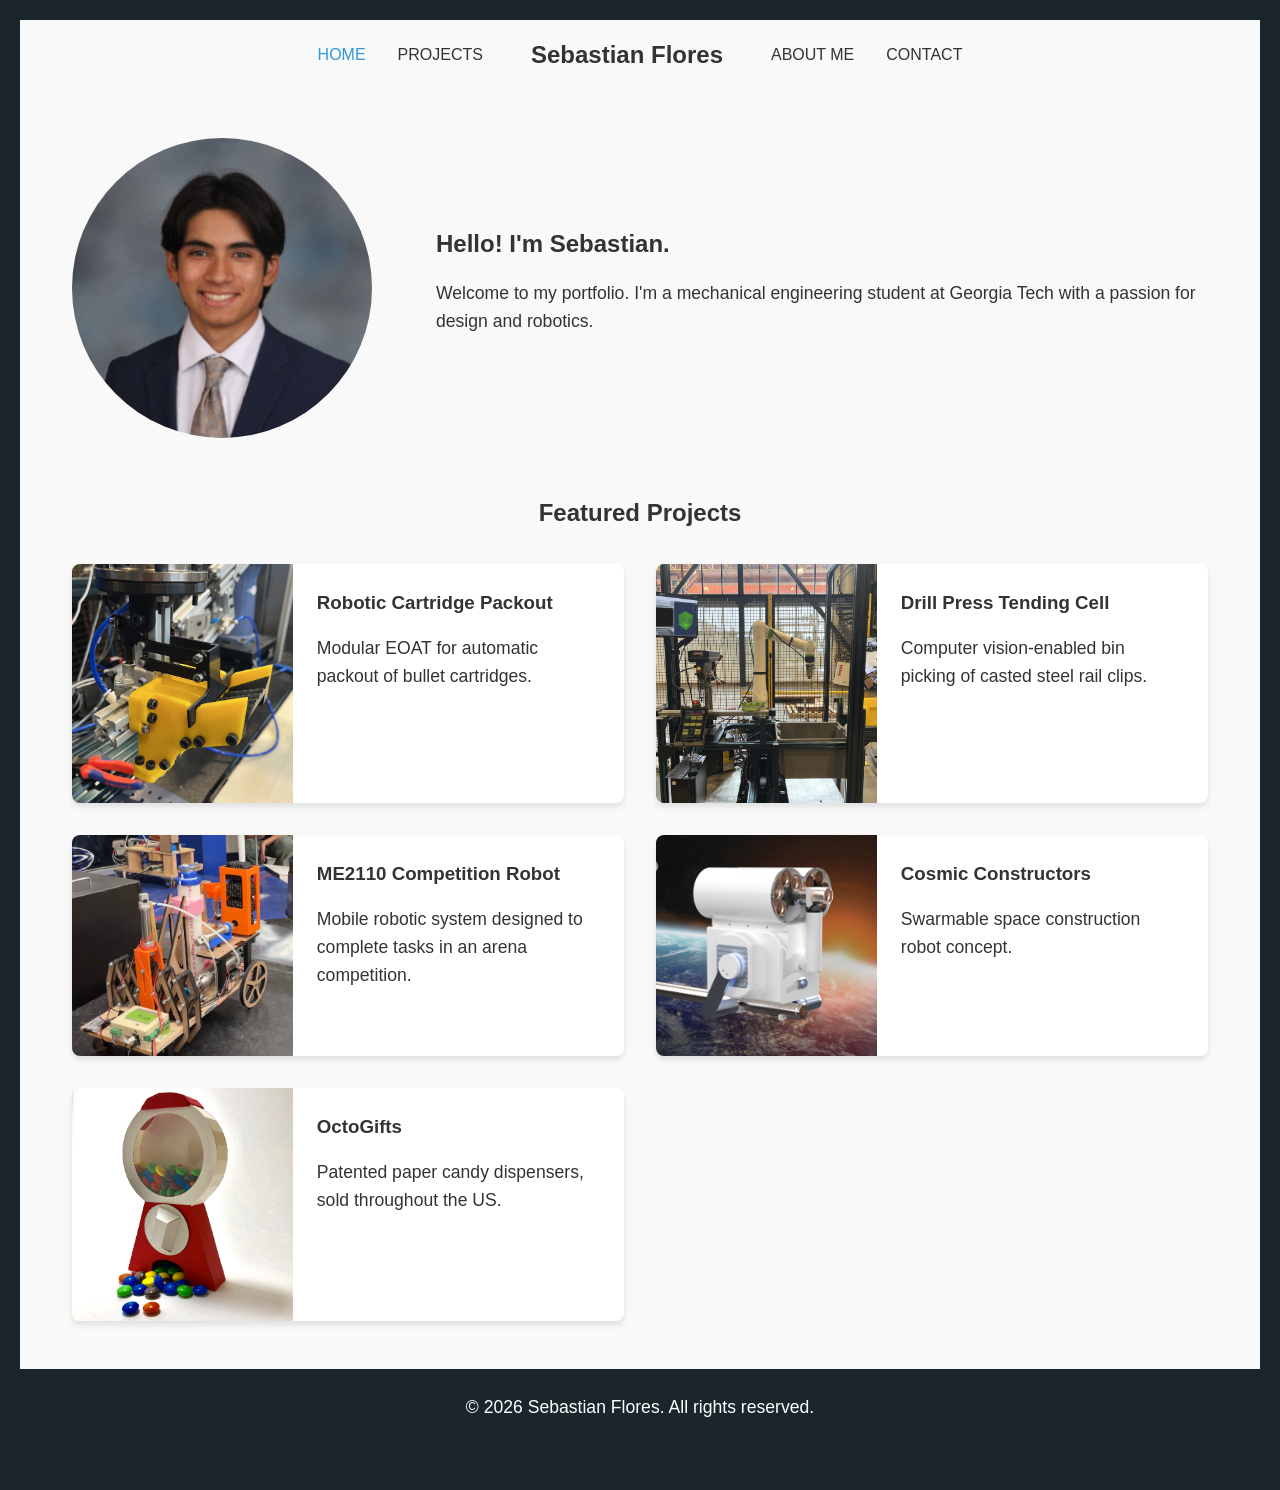
<file: index.html>
<!DOCTYPE html>
<html lang="en">
<head>
    <meta charset="UTF-8">
    <meta name="viewport" content="width=device-width, initial-scale=1.0">
    <title>Home | Mechanical Engineering Portfolio</title>
    <link rel="stylesheet" href="style.css">
</head>
<body>
    <header>
        <nav>
            <!-- Left Links -->
            <ul class="nav-links">
                <li><a href="index.html" class="active">HOME</a></li>
                <li><a href="projects.html">PROJECTS</a></li>
            </ul>

            <!-- Centered Logo / Name -->
            <div class="logo">Sebastian Flores</div>

            <!-- Right Links -->
            <ul class="nav-links">
                <li><a href="about.html">ABOUT ME</a></li>
                <li><a href="contact.html">CONTACT</a></li>
            </ul>
        </nav>
    </header>

    <section class="hero-content">
        <div class="hero-image">
            <!-- We will put a placeholder image here for now -->
            <img src="images/headshot.png" alt="My Headshot">
        </div>
        <div class="hero-text">
            <h1>Hello! I'm Sebastian.</h1>
            <p>Welcome to my portfolio. I'm a mechanical engineering student 
                at Georgia Tech with a passion for design and robotics.
            </p>
        </div>
    </section>

    <section class="page-content">
        <h2 style="text-align: center;">Featured Projects</h2>
        
        <div class="project-grid">
            <!-- Cartridge Packager Preview -->
            <a href="projects.html#project-1" class="project-card">
                <img src="images/peterson/thumb.JPG" alt="Prototype Preview" class="project-img">
                <div class="project-info">
                    <h3>Robotic Cartridge Packout</h3>
                    <p>Modular EOAT for automatic packout of bullet cartridges.</p>
                </div>
            </a>
            
            <!-- Drill Press Tending Robot Preview -->
            <a href="projects.html#project-2" class="project-card">
                <img src="images/molyneux/thumb.JPG" alt="Prototype Preview" class="project-img">
                <div class="project-info">
                    <h3>Drill Press Tending Cell</h3>
                    <p>Computer vision-enabled bin picking of casted steel rail clips.</p>
                </div>
            </a>

            <!-- ME2110 Robot Preview -->
            <a href="projects.html#project-3" class="project-card">
                <img src="images/me2110/thumb.jpg" alt="Prototype Preview" class="project-img">
                <div class="project-info">
                    <h3>ME2110 Competition Robot</h3>
                    <p>Mobile robotic system designed to complete tasks in an arena competition.</p>
                </div>
            </a>

            <!-- Cosmic Constructors Preview -->
            <a href="projects.html#project-4" class="project-card">
                <img src="images/cosmic-constructors/thumb.png" alt="Prototype Preview" class="project-img">
                <div class="project-info">
                    <h3>Cosmic Constructors</h3>
                    <p>Swarmable space construction robot concept.</p>
                </div>
            </a>

            <!-- OctoGifts Preview -->
            <a href="projects.html#project-5" class="project-card">
                <img src="images/octogifts/thumb.jpg" alt="Prototype Preview" class="project-img">
                <div class="project-info">
                    <h3>OctoGifts</h3>
                    <p>Patented paper candy dispensers, sold throughout the US.</p>
                </div>
            </a>
        </div>
    </section>

    <footer>
        <p>&copy; 2026 Sebastian Flores. All rights reserved.</p>
    </footer>
</body>
</html>
</file>
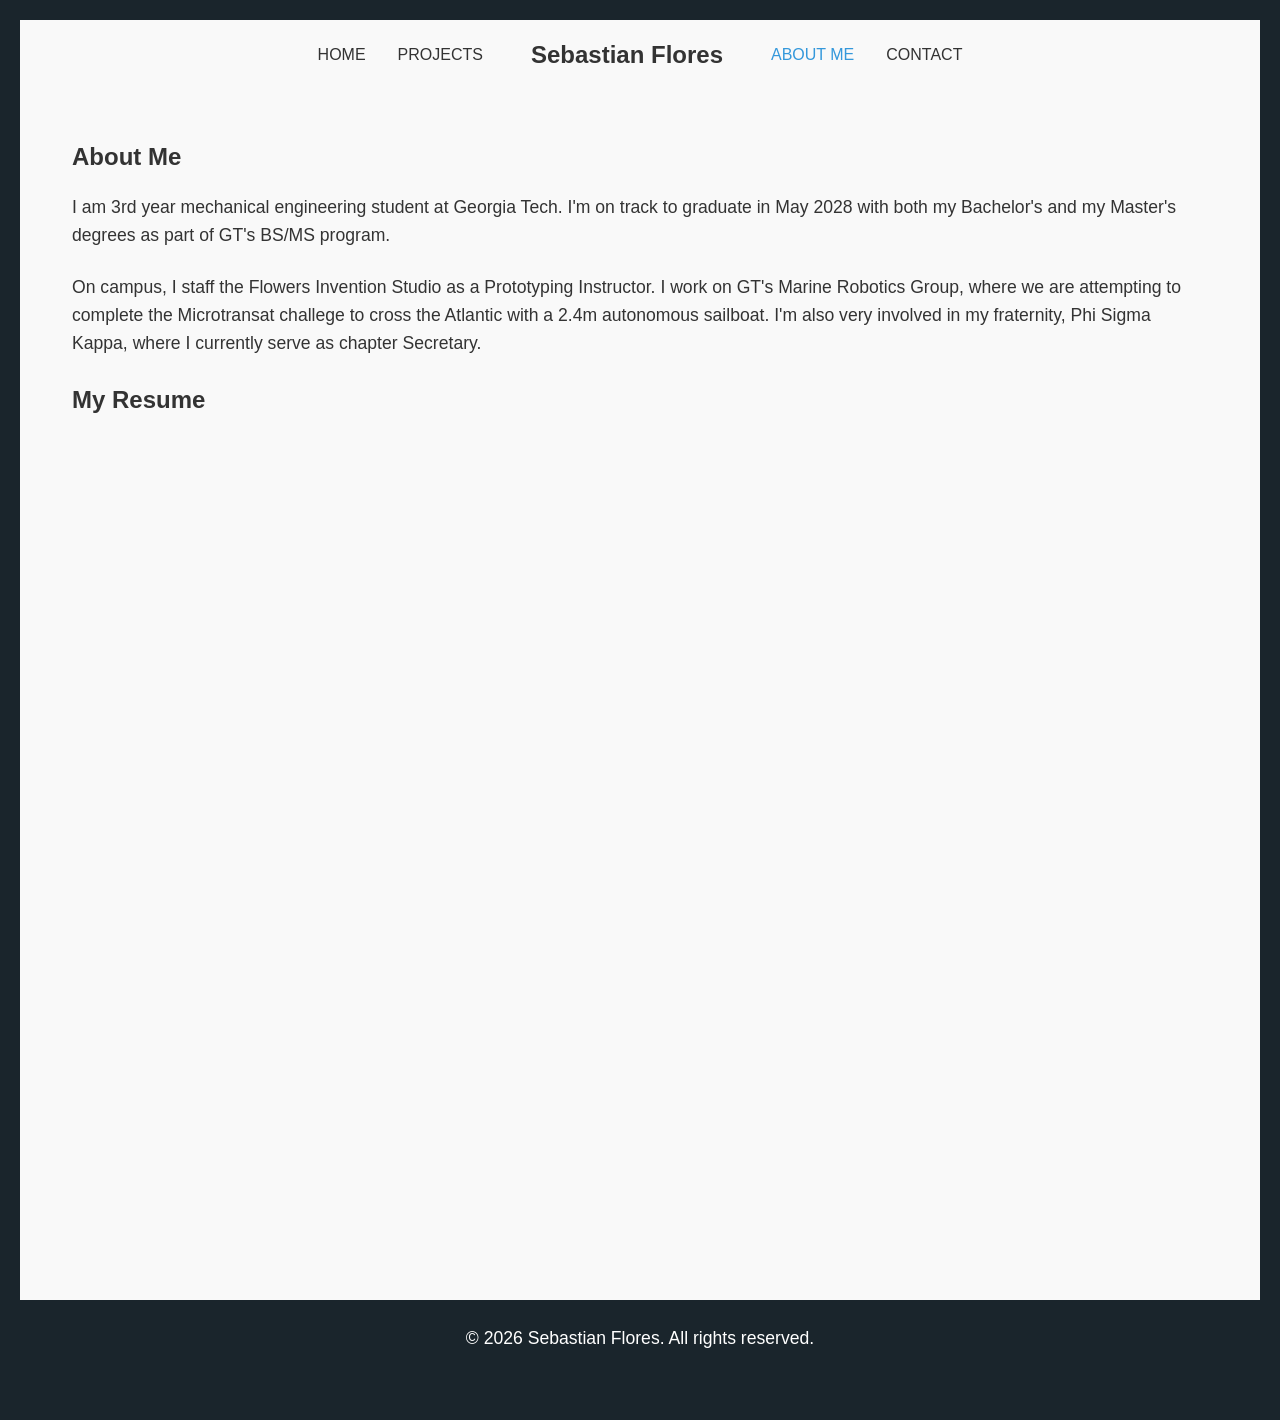
<file: about.html>
<!DOCTYPE html>
<html lang="en">
<head>
    <meta charset="UTF-8">
    <meta name="viewport" content="width=device-width, initial-scale=1.0">
    <title>About Me | Mechanical Engineering Portfolio</title>
    <link rel="stylesheet" href="style.css">
</head>
<body>
    <header>
        <nav>
            <!-- Left Links -->
            <ul class="nav-links">
                <li><a href="index.html">HOME</a></li>
                <li><a href="projects.html">PROJECTS</a></li>
            </ul>

            <!-- Centered Logo / Name -->
            <div class="logo">Sebastian Flores</div>

            <!-- Right Links -->
            <ul class="nav-links">
                <li><a href="about.html" class="active">ABOUT ME</a></li>
                <li><a href="contact.html">CONTACT</a></li>
            </ul>
        </nav>
    </header>

    <section class="page-content">
        <h2>About Me</h2>
        <div class="about-content">
            <p>I am 3rd year mechanical engineering student at Georgia Tech. I'm on track to graduate in May 2028 with both
                my Bachelor's and my Master's degrees as part of GT's BS/MS program.
            </p>
            <p>On campus, I staff the Flowers Invention Studio as a Prototyping Instructor. I work on
                GT's Marine Robotics Group, where we are attempting to complete the Microtransat challege to cross the Atlantic
                with a 2.4m autonomous sailboat. I'm also very involved in my fraternity, Phi Sigma Kappa, where I
                currently serve as chapter Secretary.
            </p>
        <h2>My Resume</h2>
            <!-- The Embedded PDF Viewer -->
            <div class="resume-viewer">
                <iframe src="docs/resume.pdf" title="My Resume"></iframe>
            </div>
        
        </div>
    </section>

    <footer>
        <p>&copy; 2026 Sebastian Flores. All rights reserved.</p>
    </footer>
</body>
</html>
</file>
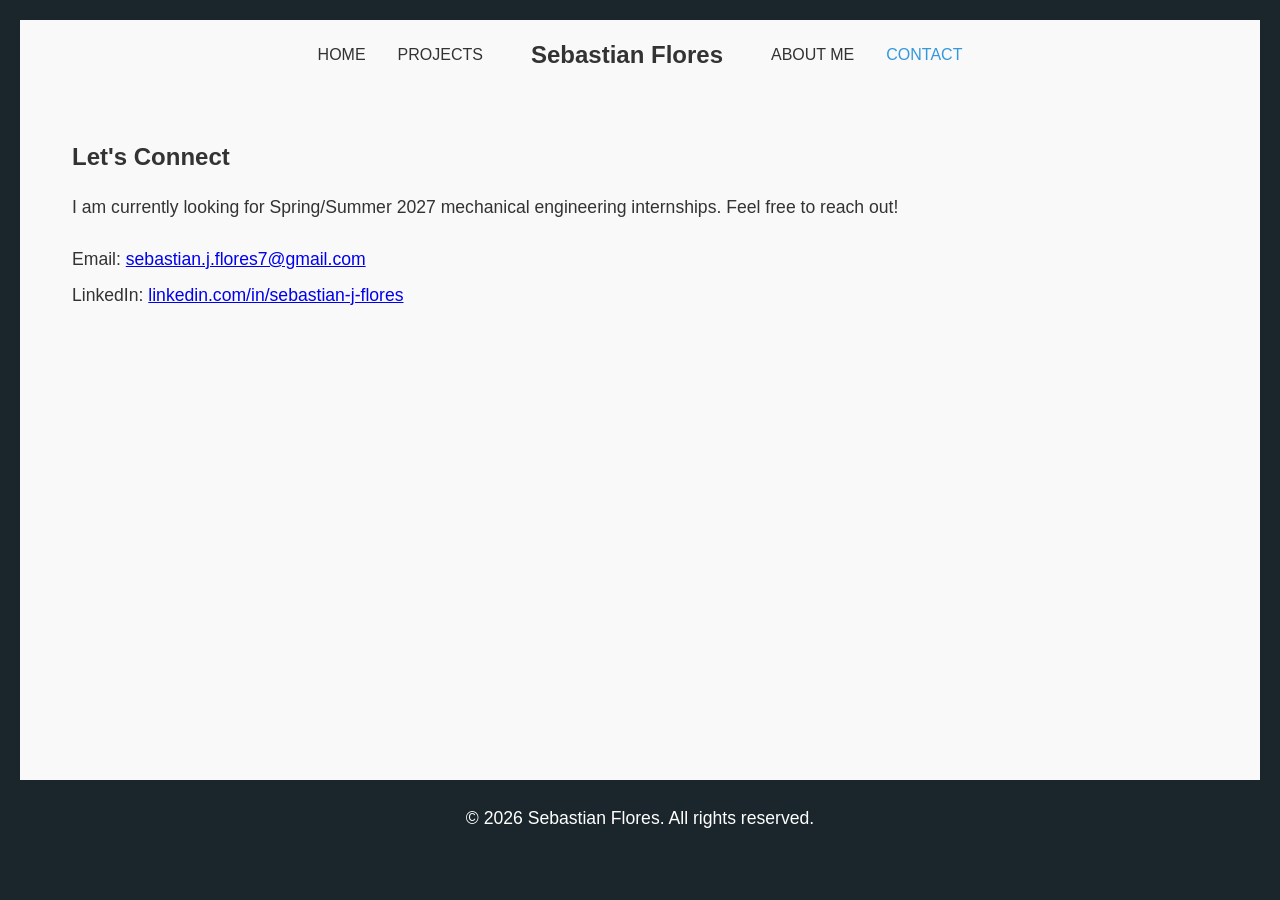
<file: contact.html>
<!DOCTYPE html>
<html lang="en">
<head>
    <meta charset="UTF-8">
    <meta name="viewport" content="width=device-width, initial-scale=1.0">
    <title>Contact | Mechanical Engineering Portfolio</title>
    <link rel="stylesheet" href="style.css">
</head>
<body>
    <header>
        <nav>
            <!-- Left Links -->
            <ul class="nav-links">
                <li><a href="index.html">HOME</a></li>
                <li><a href="projects.html">PROJECTS</a></li>
            </ul>

            <!-- Centered Logo / Name -->
            <div class="logo">Sebastian Flores</div>

            <!-- Right Links -->
            <ul class="nav-links">
                <li><a href="about.html">ABOUT ME</a></li>
                <li><a href="contact.html" class="active">CONTACT</a></li>
            </ul>
        </nav>
    </header>

    <section class="page-content">
        <h2>Let's Connect</h2>
        <p>I am currently looking for Spring/Summer 2027 mechanical engineering internships. Feel free to reach out!</p>
        <ul class="contact-info">
            <li>Email: <a href="mailto:sebastian.j.flores7@gmail.com">sebastian.j.flores7@gmail.com</a></li>
            <li>LinkedIn: <a href="https://linkedin.com/in/sebastian-j-flores/" target="_blank">linkedin.com/in/sebastian-j-flores</a></li>
        </ul>
    </section>

    <footer>
        <p>&copy; 2026 Sebastian Flores. All rights reserved.</p>
    </footer>
</body>
</html>
</file>
<file: style.css>
/* 0. GLOBAL VARIABLES */
:root {
    --bg-color: #f9f9f9;        /* Main off-white background */
    --text-color: #333333;      /* Standard dark text */
    --border-color: #1a252c;       /* Dark slate for header/footer */
    --accent-color: #3498db;    /* Engineering blue for buttons/links */
    --hover-color: #2980b9;     /* Darker blue for hover states */
    --max-width: 1200px;
}

/* 1. GLOBAL STYLES (Resets default browser margins and sets the font) */
* {
    margin: 0;
    padding: 0;
    box-sizing: border-box;
}

body {
    font-family: 'Segoe UI', Tahoma, Geneva, Verdana, sans-serif;
    line-height: 1.6;
    color: var(--text-color);
    background-color: var(--bg-color);
    display: flex;
    flex-direction: column;
    min-height: 100vh;
    overflow-y: scroll;

    border: 20px solid var(--border-color);
}

/* 2. NAVIGATION BAR */
header {
    background-color: var(--bg-color); 
    padding: 1rem 0;
    top: 0;
    z-index: 1000;
    position: sticky;
}

nav {
    display: flex;
    justify-content: center; 
    align-items: center; 
    gap: 3rem; 
    width: 100%;
    max-width: var(--max-width);
    padding: 0 5%; 
    margin: 0 auto;
}

.logo {
    color: var(--nav-color);
    font-size: 1.5rem;
    font-weight: bold;
}

.nav-links {
    list-style: none;
    display: flex;
    gap: 2rem;
}

.nav-links a {
    color: var(--nav-color);
    text-decoration: none;
    font-weight: 500;
    transition: color 0.3s ease;
}

.nav-links a:hover {
    color: var(--accent-color);
}

nav a.active {
    color: var(--accent-color)
}

/* 3. LAYOUT CONTAINERS */
.hero-content, .page-content {
    width: 100%; 
    max-width: var(--max-width);
    margin: 3rem auto; /* Slightly reduced from 4rem for a tighter look across all pages */
    padding: 0 2rem; 
}

.hero-content + .page-content {
    margin-top: 0; /* When page-content comes directly after hero-content, remove the extra top margin */
}

/* Split the hero section into two columns */
.hero-content {
    display: flex;
    align-items: center;    /* Vertically centers the image and text */
    justify-content: center;
    gap: 4rem;              /* Space between the image and text */
}

/* Style the circular headshot */
.hero-image img {
    width: 300px;           /* Controls the size of the circle */
    height: 300px;
    border-radius: 50%;     /* This is the magic rule that makes it a perfect circle */
    object-fit: cover;      /* Prevents your image from stretching/squishing */
}

/* Align text to the left */
.hero-text {
    text-align: left;
}

h1, h2, h3 {
    margin-bottom: 1rem;
    color: var(--nav-color);
}

p {
    margin-bottom: 1.5rem;
    font-size: 1.1rem;
}

/* 4. BUTTONS */
.btn {
    display: inline-block;
    background-color: var(--accent-color);
    color: white; /* Left as standard white */
    padding: 0.8rem 1.5rem;
    text-decoration: none;
    border-radius: 4px;
    font-weight: bold;
    transition: background-color 0.3s ease;
}

.btn:hover {
    background-color: var(--hover-color);
}

/* 5. PROJECT GRID */
.project-grid {
    display: grid;
    grid-template-columns: 1fr 1fr; /* '1fr 1fr' forces exactly two columns of equal fraction */
    gap: 2rem;
    margin-top: 2rem;
}

.project-card {
    background: white; 
    border-radius: 8px;
    overflow: hidden;
    box-shadow: 0 4px 6px rgba(0,0,0,0.1);
    transition: transform 0.3s ease, box-shadow 0.3s ease;
    text-decoration: none;       
    color: var(--text-color);    
    
    /* UPDATED LAYOUT RULES: */
    display: flex;
    flex-direction: row; 
    align-items: stretch; /* Forces the image and text area to be the same height */
}

/* NEW RULE FOR THE IMAGE: */
.project-img {
    width: 40%; /* Image takes up the left 40% of the card */
    object-fit: cover; /* Prevents the image from stretching weirdly */
}

.project-info {
    padding: 1.5rem;
    flex: 1; /* Tells the text to take up the remaining 60% of the space */
}

.project-card:hover {
    transform: translateY(-5px);
}

.project-info {
    padding: 1.5rem;
}

/* 6. LISTS (For About and Contact pages) */
.contact-info {
    list-style: none;
}

.contact-info li {
    margin-bottom: 0.5rem;
    font-size: 1.1rem;
}

/* 7. FOOTER */
footer {
    background-color: var(--border-color);
    color: white; /* Left as standard white */
    text-align: center;
    padding: 1.5rem;
    margin-top: auto;
}

/* 8. RESUME VIEWER */
.resume-viewer {
    width: 100%;
    height: 800px; /* Makes the viewer tall enough for a standard letter-sized page */
    margin-top: 2rem;
    border: 2px solid var(--nav-color);
    border-radius: 8px;
    overflow: hidden; /* Keeps the corners rounded */
}

.resume-viewer iframe {
    width: 100%;
    height: 100%;
    border: none; /* Removes the ugly default browser border */
}

/* 9. MEDIA GALLERY (Multi-Row Justified) */
.media-gallery {
    display: flex;
    flex-direction: column; /* Stacks the individual rows vertically */
    gap: 1.5rem;
    margin-top: 2rem;
}

.media-row {
    display: flex;
    flex-direction: row; 
    flex-wrap: nowrap; /* Forces them to stay on the same line */
    gap: 1.5rem;
    align-items: stretch;
}

.media-item {
    /* ADD THIS LINE to prevent large images from breaking your math: */
    min-width: 0; 
    
    display: flex;
    flex-direction: column;
    margin: 0;
    background: white;
    border-radius: 8px;
    overflow: hidden;
    border: 1px solid #eaeaea;
}

.media-item img, 
.media-item video {
    width: 100%;
    height: 100%;
    min-height: 100px; /* Prevents the images from squishing too small */
    object-fit: cover;
    background-color: white; 
    display: block;
}

.media-item figcaption {
    padding: 1rem;
    font-size: 0.9rem;
    color: var(--text-color);
    text-align: center;
    border-top: 1px solid #eaeaea;
    flex-shrink: 0; /* Prevents the text area from collapsing */
}

/* PROJECT DETAILS TYPOGRAPHY FIXES */

/* 1. Fix the bullet point alignment and spacing */
.project-detail ul {
    padding-left: 2rem;       /* Pulls the bullets inwards so they align perfectly under the text */
    margin-top: -1rem;        /* Pulls the bullet list UP to remove the awkward gap below 'Contributions' */
    margin-bottom: 1.5rem;    /* Pushes the 'Tools Used' line DOWN to create a gap */
}

/* 2. Add breathing room between individual bullet points */
.project-detail li {
    margin-bottom: 0.5rem;    
}

/* 3. Style the horizontal separating line */
.project-detail + hr {
    border: 0;
    border-top: 2px solid #ddd;  /* Creates a subtle light-gray line */
    margin: 4rem 0;              /* Adds massive whitespace above and below the line to clearly separate projects */
}

/* PROJECT DATE STYLING */
.project-detail h3 {
    margin-bottom: 0.2rem; /* Removes the large default gap under the title */
}

.project-date {
    font-style: italic;
    color: #555; /* Slightly lighter gray to differentiate it from the body text */
    margin-top: 0; /* Ensures it sits right against the title */
    margin-bottom: 1.5rem; /* Restores the space before the 'Project Overview' section */
}

/* 10. MOBILE RESPONSIVENESS */
@media (max-width: 768px) {
    nav {
        flex-direction: column;
        gap: 1rem;
    }
    .nav-links {
        gap: 1.5rem;
    }
    .hero-content {
        flex-direction: column; 
        text-align: center;
        gap: 2rem;
    }
    .hero-text {
        text-align: center; 
    }
    
    /* ADD THIS NEW RULE: */
    .project-grid {
        grid-template-columns: 1fr; /* Forces a single column on small screens */
    }

    .project-card {
        flex-direction: column;
    }

    .project-img {
        width: 100%;
    }

    /* Add this inside your existing mobile @media block */
    .media-row {
        flex-direction: column;
    }
}
</file>
